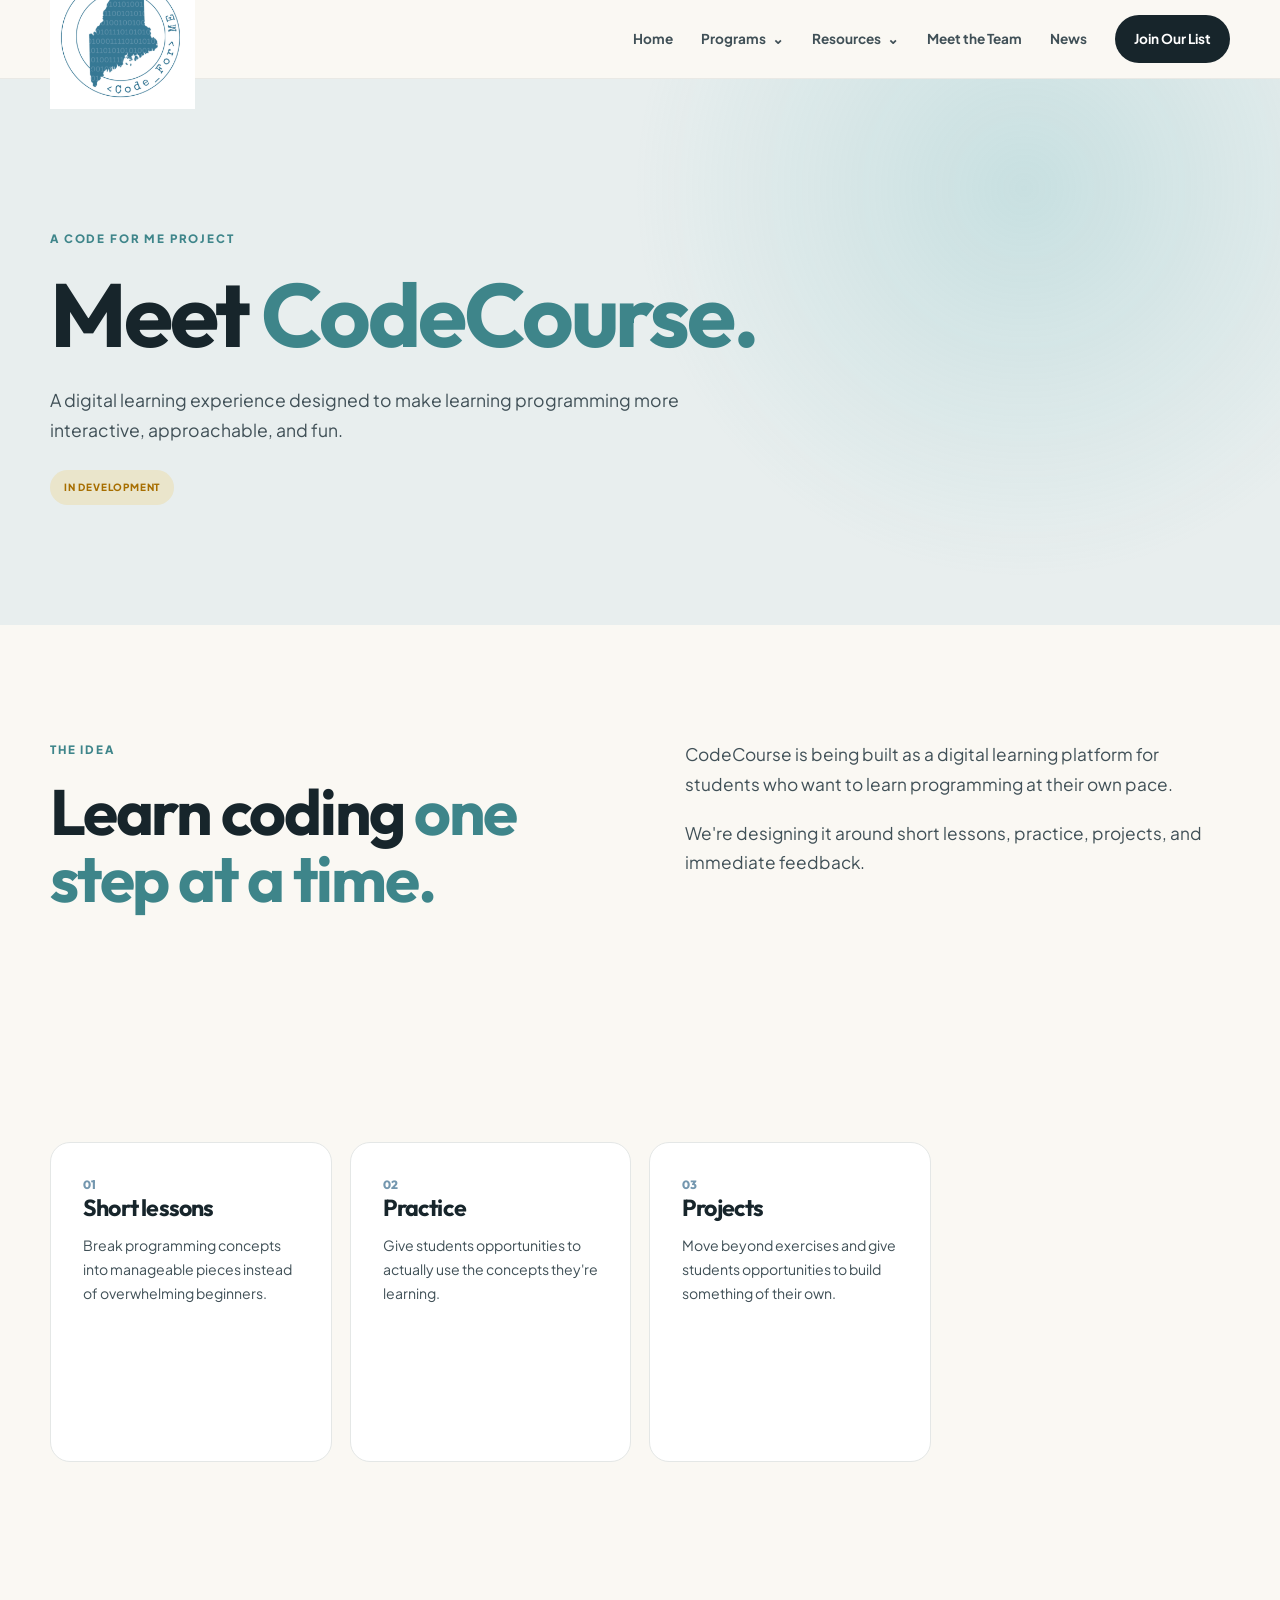
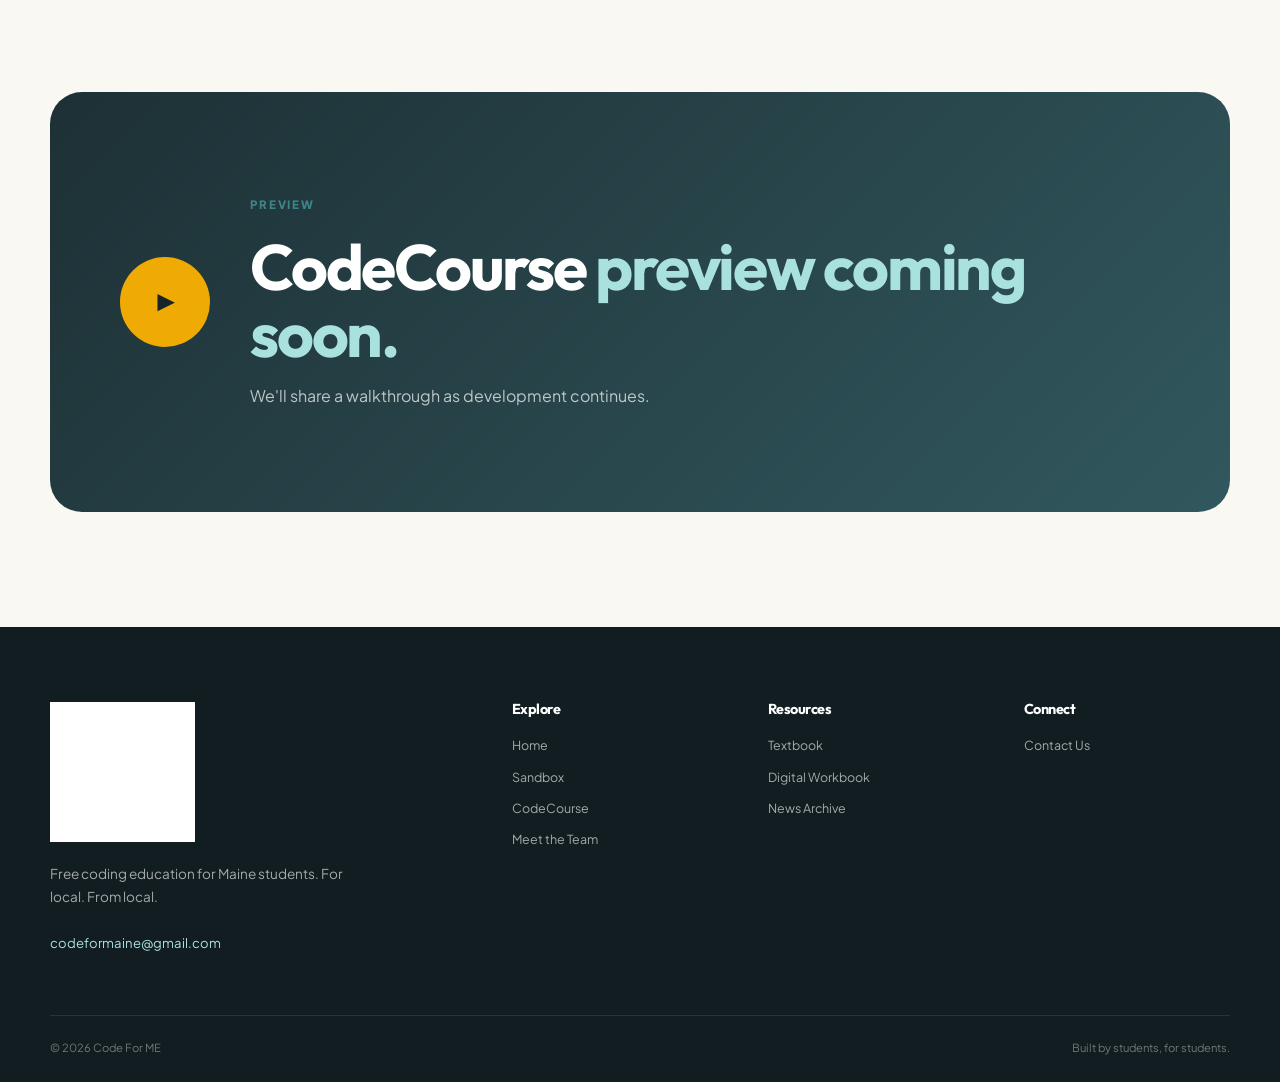
<file: codecourse.html>
<!DOCTYPE html>
<html lang="en">
<head>

  <meta charset="UTF-8">
  <meta name="viewport" content="width=device-width, initial-scale=1.0">

  <title>CodeCourse | Code For ME</title>

  <link rel="icon" type="image/png" href="assets/favicon.png">

  <link rel="preconnect" href="https://fonts.googleapis.com">
  <link rel="preconnect" href="https://fonts.gstatic.com" crossorigin">

  <link href="https://fonts.googleapis.com/css2?family=Outfit:wght@500;600;700;800&family=Plus+Jakarta+Sans:wght@400;500;600;700&display=swap" rel="stylesheet">

  <link rel="stylesheet" href="styles.css">

</head>

<body>

<header class="site-header">

  <div class="nav-container">

    <a href="index.html" class="brand">
      <img src="assets/logo.png" alt="Code For ME">
    </a>

    <button class="menu-toggle" aria-label="Open navigation" aria-expanded="false">
      <span></span>
      <span></span>
      <span></span>
    </button>

    <nav class="main-nav">

      <a href="index.html">Home</a>

      <div class="nav-dropdown">

        <button class="nav-dropdown-button">
          Programs <span>⌄</span>
        </button>

        <div class="dropdown-menu">
          <a href="sandbox.html">Sandbox</a>
          <a href="codecourse.html">CodeCourse</a>
        </div>

      </div>

      <div class="nav-dropdown">

        <button class="nav-dropdown-button">
          Resources <span>⌄</span>
        </button>

        <div class="dropdown-menu">
          <a href="textbook.html">Textbook</a>
          <a href="workbook.html">Digital Workbook</a>
        </div>

      </div>

      <a href="meet-the-team.html">Meet the Team</a>
      <a href="news.html">News</a>

      <a href="index.html#newsletter" class="nav-cta">
        Join Our List
      </a>

    </nav>

  </div>

</header>


<main>

  <section class="page-hero codecourse-page-hero">

    <div class="container">

      <div class="eyebrow">A CODE FOR ME PROJECT</div>

      <h1>
        Meet
        <span>CodeCourse.</span>
      </h1>

      <p>
        A digital learning experience designed to make learning
        programming more interactive, approachable, and fun.
      </p>

      <div class="coming-badge large">
        IN DEVELOPMENT
      </div>

    </div>

  </section>


  <section class="section">

    <div class="container">

      <div class="two-column">

        <div>

          <div class="eyebrow">THE IDEA</div>

          <h2>
            Learn coding
            <span>one step at a time.</span>
          </h2>

        </div>

        <div class="large-text">

          <p>
            CodeCourse is being built as a digital learning platform
            for students who want to learn programming at their own pace.
          </p>

          <p>
            We're designing it around short lessons, practice,
            projects, and immediate feedback.
          </p>

        </div>

      </div>

    </div>

  </section>


  <section class="section">

    <div class="container">

      <div class="resource-grid">

        <div class="resource-card">

          <div class="card-number">01</div>

          <h3>Short lessons</h3>

          <p>
            Break programming concepts into manageable pieces
            instead of overwhelming beginners.
          </p>

        </div>

        <div class="resource-card">

          <div class="card-number">02</div>

          <h3>Practice</h3>

          <p>
            Give students opportunities to actually use the
            concepts they're learning.
          </p>

        </div>

        <div class="resource-card">

          <div class="card-number">03</div>

          <h3>Projects</h3>

          <p>
            Move beyond exercises and give students opportunities
            to build something of their own.
          </p>

        </div>

      </div>

    </div>

  </section>


  <section class="section">

    <div class="container">

      <div class="video-placeholder">

        <div class="play-button">▶</div>

        <div>

          <div class="eyebrow">
            PREVIEW
          </div>

          <h2>
            CodeCourse
            <span>preview coming soon.</span>
          </h2>

          <p>
            We'll share a walkthrough as development continues.
          </p>

        </div>

      </div>

    </div>

  </section>

</main>


<footer class="site-footer">

  <div class="container footer-grid">

    <div class="footer-brand">
      <img src="assets/logo.png" alt="Code For ME">

      <p>
        Free coding education for Maine students.
        For local. From local.
      </p>

      <a href="mailto:codeformaine@gmail.com">
        codeformaine@gmail.com
      </a>
    </div>

    <div class="footer-column">
      <h4>Explore</h4>
      <a href="index.html">Home</a>
      <a href="sandbox.html">Sandbox</a>
      <a href="codecourse.html">CodeCourse</a>
      <a href="meet-the-team.html">Meet the Team</a>
    </div>

    <div class="footer-column">
      <h4>Resources</h4>
      <a href="textbook.html">Textbook</a>
      <a href="workbook.html">Digital Workbook</a>
      <a href="news.html">News Archive</a>
    </div>

    <div class="footer-column">
      <h4>Connect</h4>
      <a href="mailto:codeformaine@gmail.com">Contact Us</a>
    </div>

  </div>

  <div class="container footer-bottom">
    <span>© 2026 Code For ME</span>
    <span>Built by students, for students.</span>
  </div>

</footer>

<script src="site.js"></script>

</body>
</html>
</file>
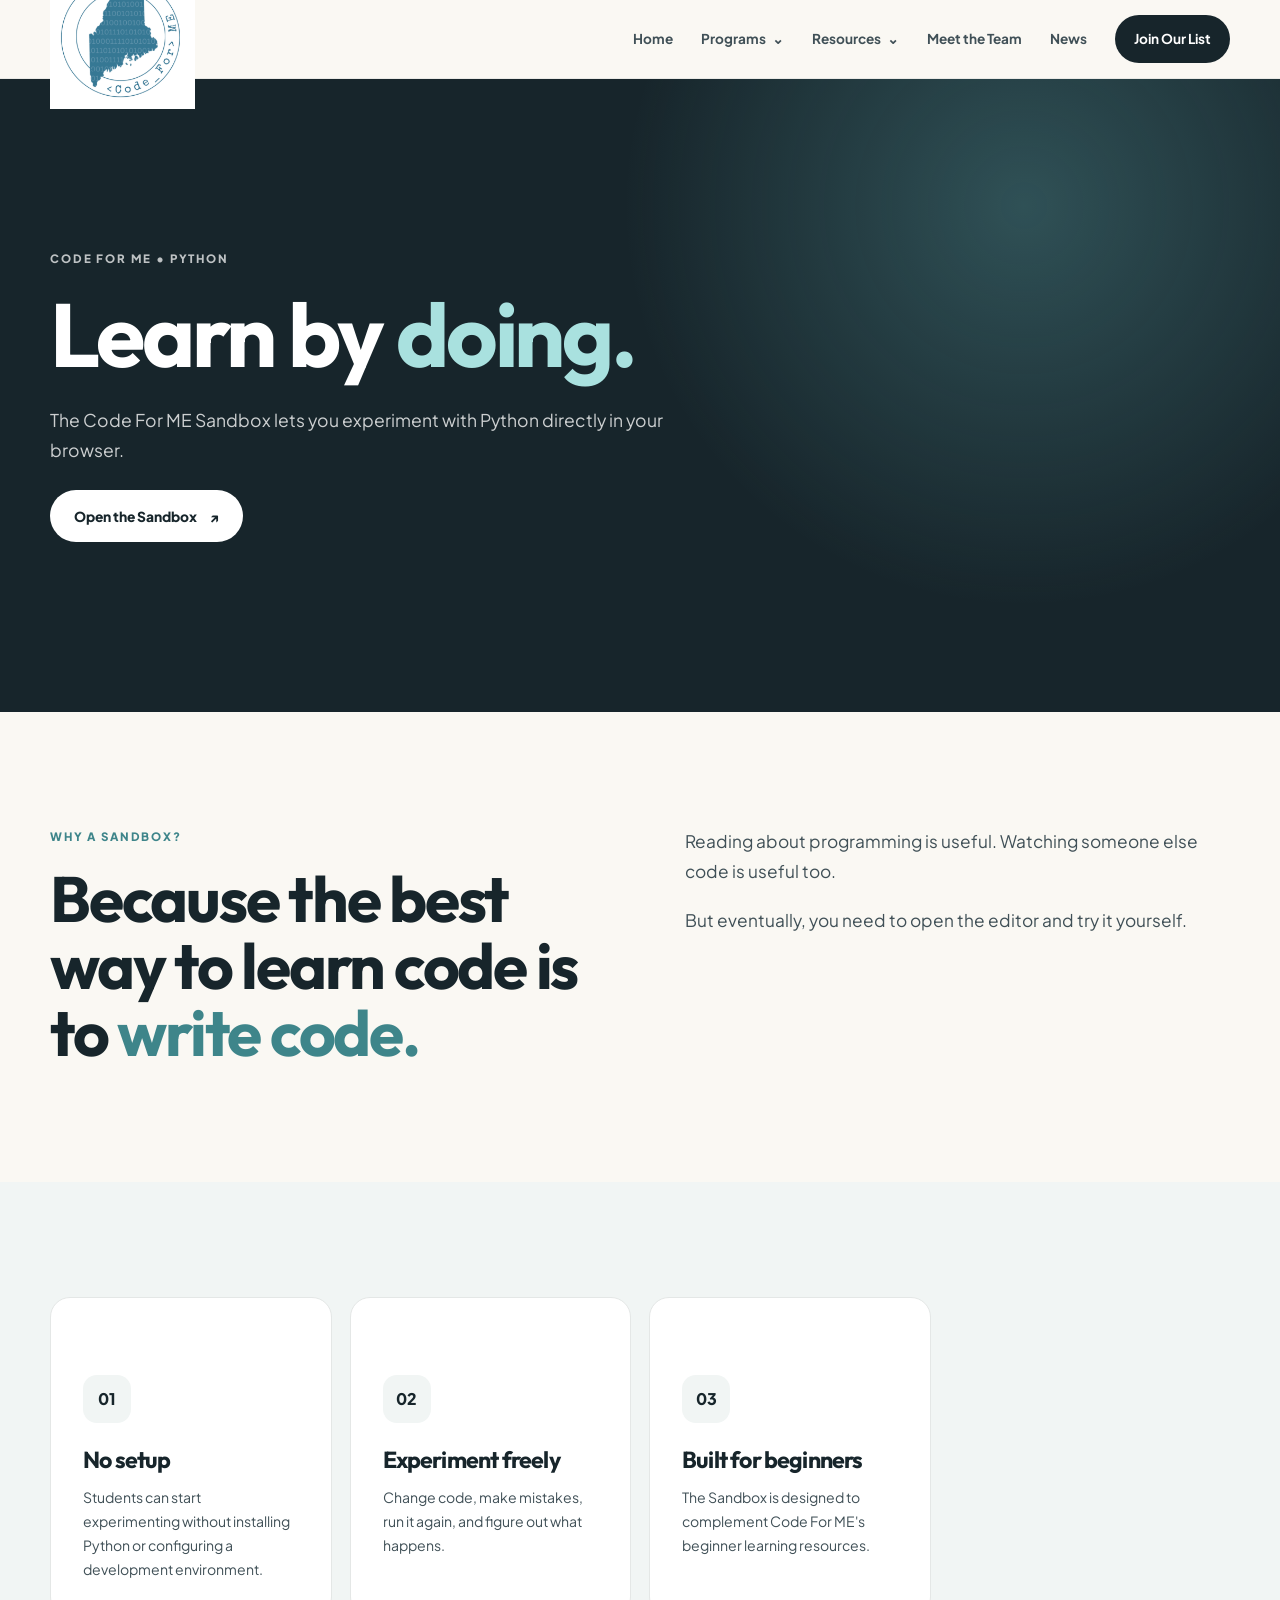
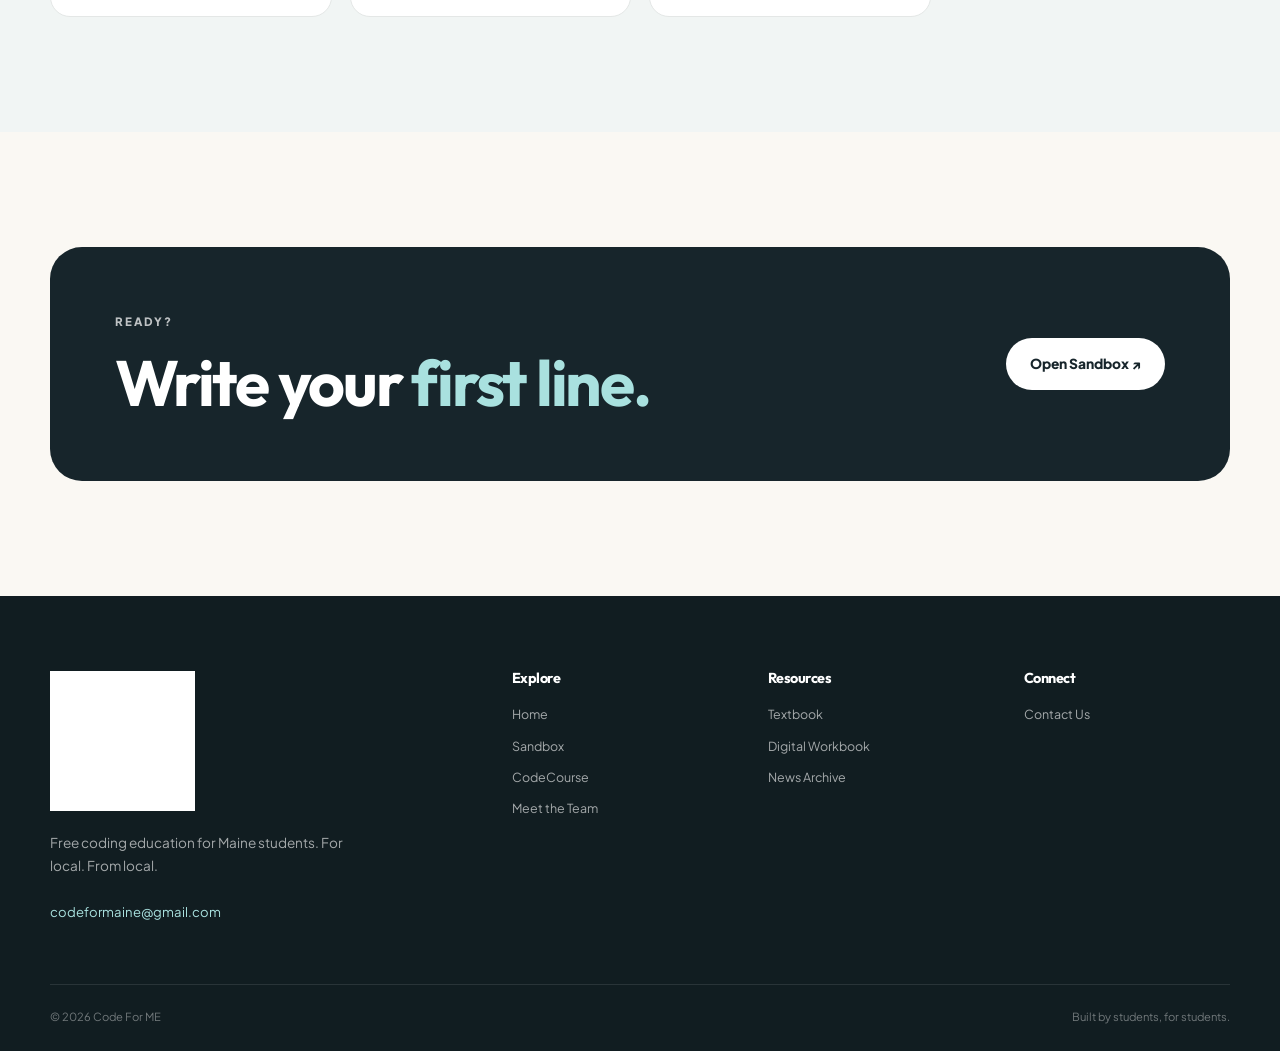
<file: sandbox.html>
<!DOCTYPE html>
<html lang="en">
<head>

  <meta charset="UTF-8">
  <meta name="viewport" content="width=device-width, initial-scale=1.0">

  <title>Python Sandbox | Code For ME</title>

  <link rel="icon" type="image/png" href="assets/favicon.png">

  <link rel="preconnect" href="https://fonts.googleapis.com">
  <link rel="preconnect" href="https://fonts.gstatic.com" crossorigin">

  <link href="https://fonts.googleapis.com/css2?family=Outfit:wght@500;600;700;800&family=Plus+Jakarta+Sans:wght@400;500;600;700&display=swap" rel="stylesheet">

  <link rel="stylesheet" href="styles.css">

</head>

<body>

<header class="site-header">

  <div class="nav-container">

    <a href="index.html" class="brand">
      <img src="assets/logo.png" alt="Code For ME">
    </a>

    <button class="menu-toggle" aria-label="Open navigation" aria-expanded="false">
      <span></span>
      <span></span>
      <span></span>
    </button>

    <nav class="main-nav">

      <a href="index.html">Home</a>

      <div class="nav-dropdown">

        <button class="nav-dropdown-button">
          Programs <span>⌄</span>
        </button>

        <div class="dropdown-menu">
          <a href="sandbox.html">Sandbox</a>
          <a href="codecourse.html">CodeCourse</a>
        </div>

      </div>

      <div class="nav-dropdown">

        <button class="nav-dropdown-button">
          Resources <span>⌄</span>
        </button>

        <div class="dropdown-menu">
          <a href="textbook.html">Textbook</a>
          <a href="workbook.html">Digital Workbook</a>
        </div>

      </div>

      <a href="meet-the-team.html">Meet the Team</a>
      <a href="news.html">News</a>

      <a href="index.html#newsletter" class="nav-cta">
        Join Our List
      </a>

    </nav>

  </div>

</header>


<main>

  <section class="sandbox-hero">

    <div class="container">

      <div class="eyebrow light">
        CODE FOR ME • PYTHON
      </div>

      <h1>
        Learn by
        <span>doing.</span>
      </h1>

      <p>
        The Code For ME Sandbox lets you experiment with Python
        directly in your browser.
      </p>

      <a
        href="https://hsteenstra.github.io/sandbox/"
        target="_blank"
        rel="noopener"
        class="button button-light"
      >
        Open the Sandbox
        <span>↗</span>
      </a>

    </div>

  </section>


  <section class="section">

    <div class="container">

      <div class="two-column">

        <div>

          <div class="eyebrow">WHY A SANDBOX?</div>

          <h2>
            Because the best way to learn code is to
            <span>write code.</span>
          </h2>

        </div>

        <div class="large-text">

          <p>
            Reading about programming is useful. Watching someone
            else code is useful too.
          </p>

          <p>
            But eventually, you need to open the editor and try it
            yourself.
          </p>

        </div>

      </div>

    </div>

  </section>


  <section class="section sandbox-benefits">

    <div class="container">

      <div class="resource-grid">

        <div class="resource-card">

          <div class="resource-icon">01</div>

          <h3>No setup</h3>

          <p>
            Students can start experimenting without installing
            Python or configuring a development environment.
          </p>

        </div>

        <div class="resource-card">

          <div class="resource-icon">02</div>

          <h3>Experiment freely</h3>

          <p>
            Change code, make mistakes, run it again, and figure
            out what happens.
          </p>

        </div>

        <div class="resource-card">

          <div class="resource-icon">03</div>

          <h3>Built for beginners</h3>

          <p>
            The Sandbox is designed to complement Code For ME's
            beginner learning resources.
          </p>

        </div>

      </div>

    </div>

  </section>


  <section class="section sandbox-callout">

    <div class="container">

      <div class="dark-callout">

        <div>

          <div class="eyebrow light">
            READY?
          </div>

          <h2>
            Write your
            <span>first line.</span>
          </h2>

        </div>

        <a
          href="https://hsteenstra.github.io/sandbox/"
          target="_blank"
          rel="noopener"
          class="button button-light"
        >
          Open Sandbox ↗
        </a>

      </div>

    </div>

  </section>

</main>


<footer class="site-footer">

  <div class="container footer-grid">

    <div class="footer-brand">

      <img src="assets/logo.png" alt="Code For ME">

      <p>
        Free coding education for Maine students.
        For local. From local.
      </p>

      <a href="mailto:codeformaine@gmail.com">
        codeformaine@gmail.com
      </a>

    </div>

    <div class="footer-column">
      <h4>Explore</h4>
      <a href="index.html">Home</a>
      <a href="sandbox.html">Sandbox</a>
      <a href="codecourse.html">CodeCourse</a>
      <a href="meet-the-team.html">Meet the Team</a>
    </div>

    <div class="footer-column">
      <h4>Resources</h4>
      <a href="textbook.html">Textbook</a>
      <a href="workbook.html">Digital Workbook</a>
      <a href="news.html">News Archive</a>
    </div>

    <div class="footer-column">
      <h4>Connect</h4>
      <a href="mailto:codeformaine@gmail.com">Contact Us</a>
    </div>

  </div>

  <div class="container footer-bottom">
    <span>© 2026 Code For ME</span>
    <span>Built by students, for students.</span>
  </div>

</footer>

<script src="site.js"></script>

</body>
</html>
</file>
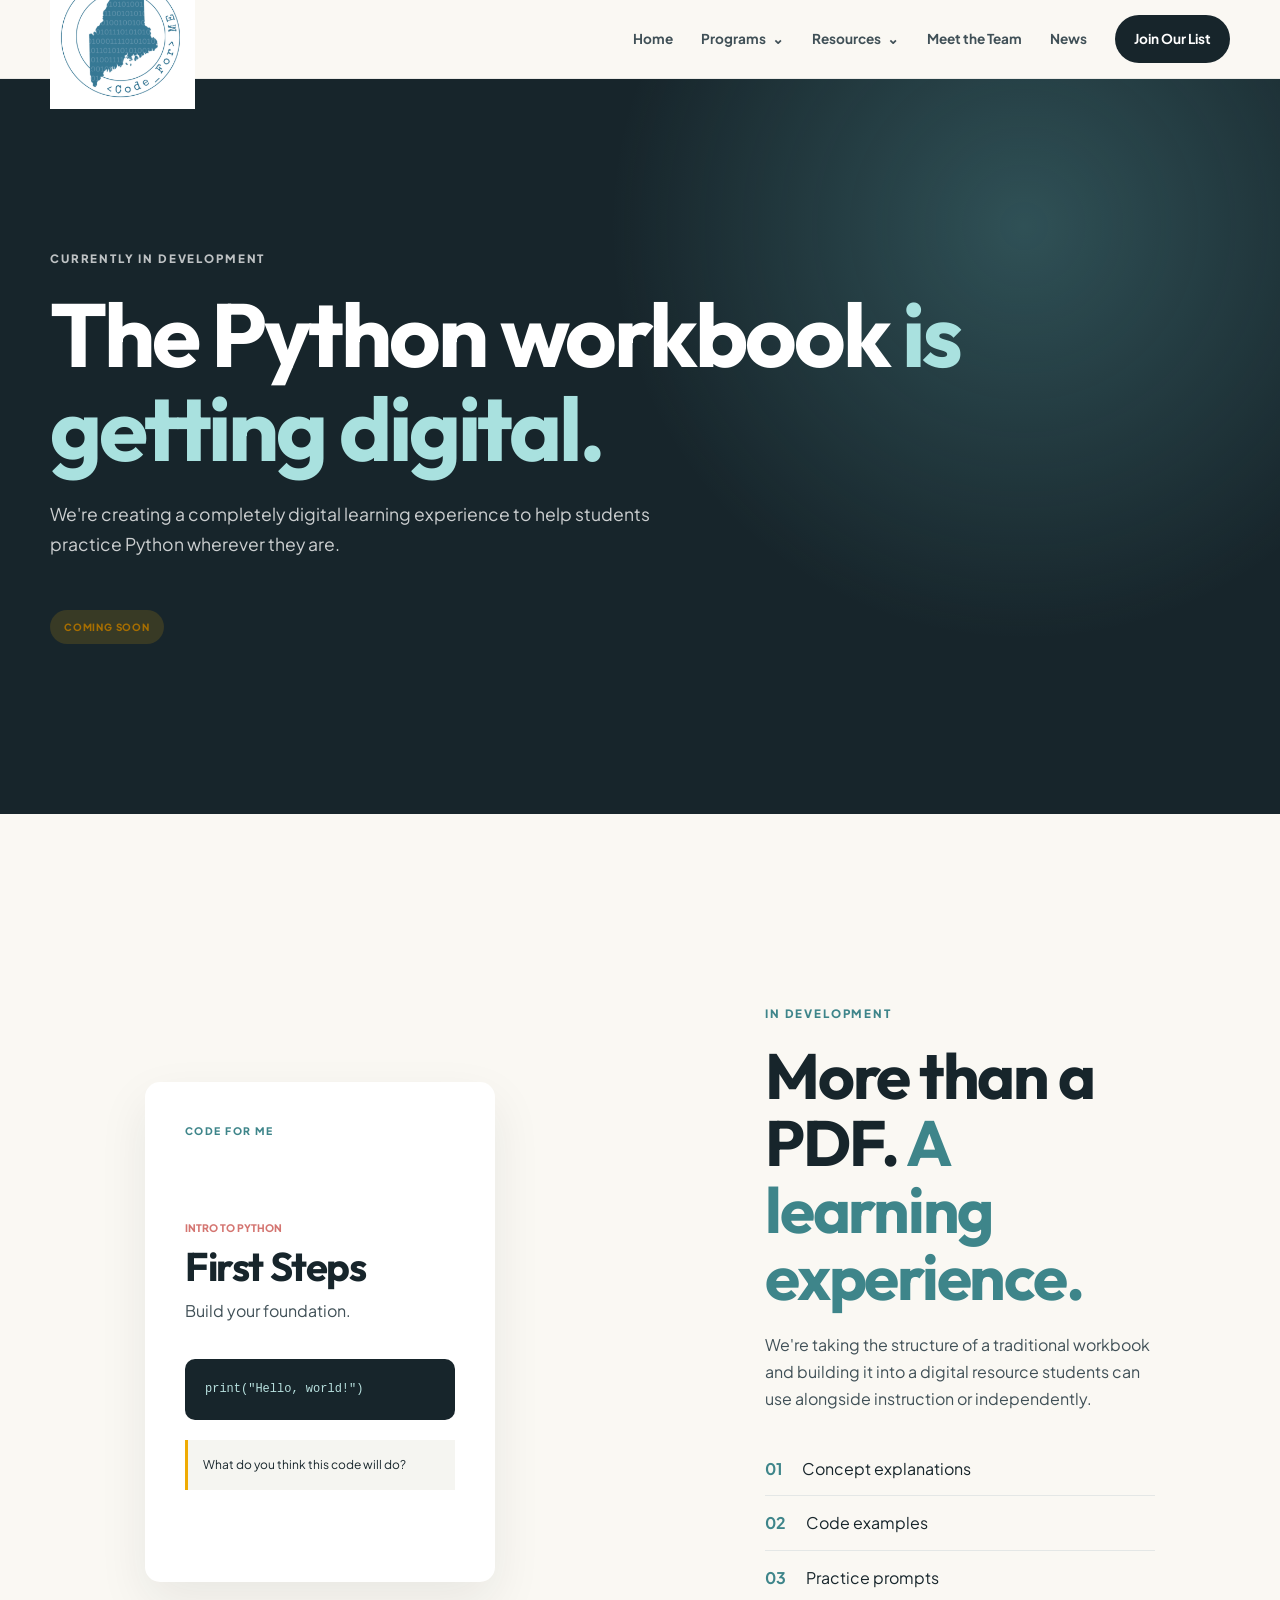
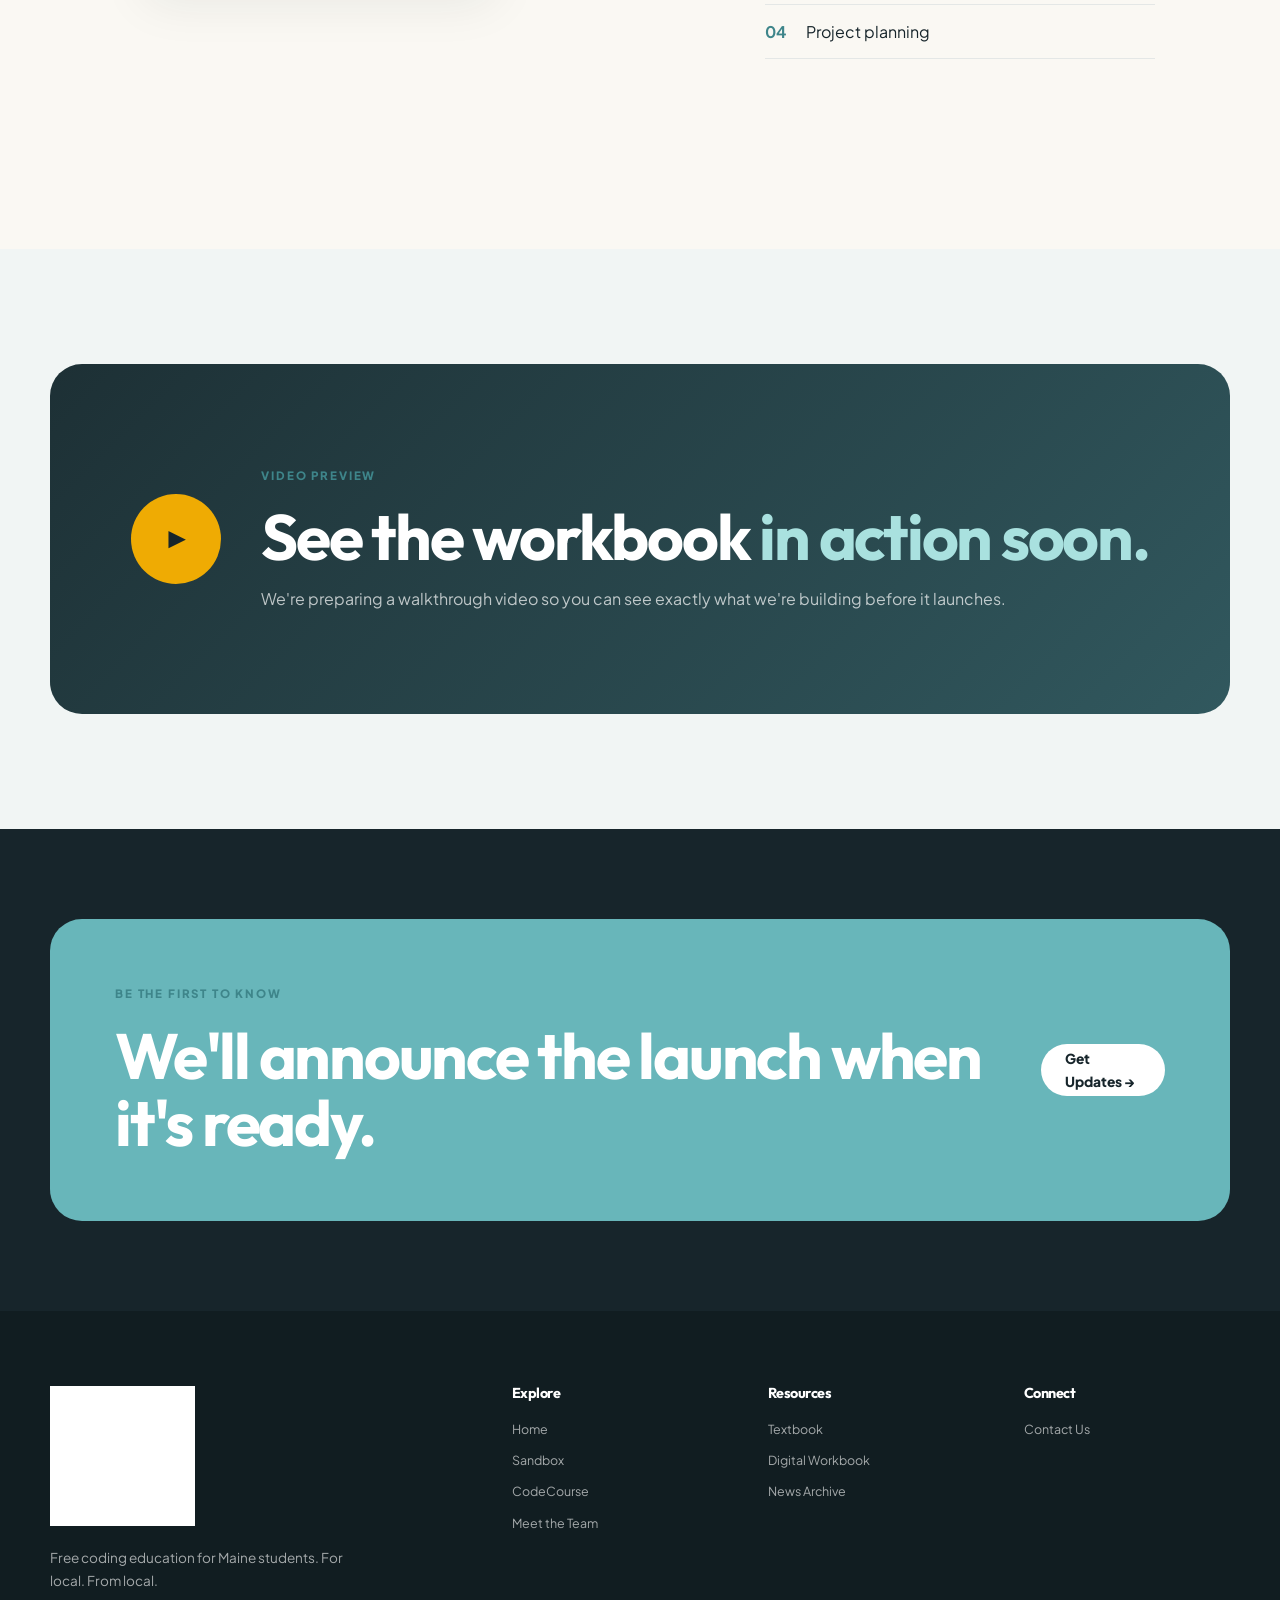
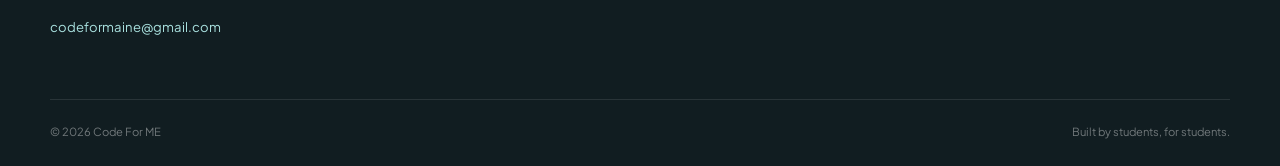
<file: workbook.html>
<!DOCTYPE html>
<html lang="en">
<head>

  <meta charset="UTF-8">
  <meta name="viewport" content="width=device-width, initial-scale=1.0">

  <title>Digital Workbook | Code For ME</title>

  <link rel="icon" type="image/png" href="assets/favicon.png">

  <link rel="preconnect" href="https://fonts.googleapis.com">
  <link rel="preconnect" href="https://fonts.gstatic.com" crossorigin">

  <link href="https://fonts.googleapis.com/css2?family=Outfit:wght@500;600;700;800&family=Plus+Jakarta+Sans:wght@400;500;600;700&display=swap" rel="stylesheet">

  <link rel="stylesheet" href="styles.css">

</head>

<body>

<header class="site-header">

  <div class="nav-container">

    <a href="index.html" class="brand">
      <img src="assets/logo.png" alt="Code For ME">
    </a>

    <button class="menu-toggle" aria-label="Open navigation" aria-expanded="false">
      <span></span>
      <span></span>
      <span></span>
    </button>

    <nav class="main-nav">

      <a href="index.html">Home</a>

      <div class="nav-dropdown">

        <button class="nav-dropdown-button">
          Programs <span>⌄</span>
        </button>

        <div class="dropdown-menu">
          <a href="sandbox.html">Sandbox</a>
          <a href="codecourse.html">CodeCourse</a>
        </div>

      </div>

      <div class="nav-dropdown">

        <button class="nav-dropdown-button">
          Resources <span>⌄</span>
        </button>

        <div class="dropdown-menu">
          <a href="textbook.html">Textbook</a>
          <a href="workbook.html" class="active">Digital Workbook</a>
        </div>

      </div>

      <a href="meet-the-team.html">Meet the Team</a>
      <a href="news.html">News</a>

      <a href="index.html#newsletter" class="nav-cta">
        Join Our List
      </a>

    </nav>

  </div>

</header>


<main>

  <section class="workbook-hero">

    <div class="container">

      <div class="eyebrow light">
        CURRENTLY IN DEVELOPMENT
      </div>

      <h1>
        The Python workbook
        <span>is getting digital.</span>
      </h1>

      <p>
        We're creating a completely digital learning experience
        to help students practice Python wherever they are.
      </p>

      <div class="coming-badge large">
        COMING SOON
      </div>

    </div>

  </section>


  <section class="section">

    <div class="container workbook-product-grid">

      <div class="workbook-showcase">

        <div class="digital-page">

          <div class="digital-header">
            CODE FOR ME
          </div>

          <div class="digital-label">
            INTRO TO PYTHON
          </div>

          <h2>
            First Steps
          </h2>

          <p>
            Build your foundation.
          </p>

          <div class="digital-code">
            <span>print</span>(<span>"Hello, world!"</span>)
          </div>

          <div class="digital-question">
            What do you think this code will do?
          </div>

        </div>

      </div>


      <div class="workbook-content">

        <div class="eyebrow">
          IN DEVELOPMENT
        </div>

        <h2>
          More than a PDF.
          <span>A learning experience.</span>
        </h2>

        <p>
          We're taking the structure of a traditional workbook
          and building it into a digital resource students can
          use alongside instruction or independently.
        </p>

        <div class="workbook-features">

          <div>
            <strong>01</strong>
            <span>Concept explanations</span>
          </div>

          <div>
            <strong>02</strong>
            <span>Code examples</span>
          </div>

          <div>
            <strong>03</strong>
            <span>Practice prompts</span>
          </div>

          <div>
            <strong>04</strong>
            <span>Project planning</span>
          </div>

        </div>

      </div>

    </div>

  </section>


  <section class="section soft-section">

    <div class="container">

      <div class="video-placeholder workbook-video">

        <div class="play-button">
          ▶
        </div>

        <div>

          <div class="eyebrow">
            VIDEO PREVIEW
          </div>

          <h2>
            See the workbook
            <span>in action soon.</span>
          </h2>

          <p>
            We're preparing a walkthrough video so you can see
            exactly what we're building before it launches.
          </p>

        </div>

      </div>

    </div>

  </section>


  <section class="newsletter-section">

    <div class="container">

      <div class="newsletter-card">

        <div>

          <div class="eyebrow">
            BE THE FIRST TO KNOW
          </div>

          <h2>
            We'll announce the launch
            <span>when it's ready.</span>
          </h2>

        </div>

        <a
          href="mailto:codeformaine@gmail.com?subject=Digital Workbook Updates"
          class="button button-light"
        >
          Get Updates →
        </a>

      </div>

    </div>

  </section>

</main>


<footer class="site-footer">

  <div class="container footer-grid">

    <div class="footer-brand">

      <img src="assets/logo.png" alt="Code For ME">

      <p>
        Free coding education for Maine students.
        For local. From local.
      </p>

      <a href="mailto:codeformaine@gmail.com">
        codeformaine@gmail.com
      </a>

    </div>

    <div class="footer-column">
      <h4>Explore</h4>
      <a href="index.html">Home</a>
      <a href="sandbox.html">Sandbox</a>
      <a href="codecourse.html">CodeCourse</a>
      <a href="meet-the-team.html">Meet the Team</a>
    </div>

    <div class="footer-column">
      <h4>Resources</h4>
      <a href="textbook.html">Textbook</a>
      <a href="workbook.html">Digital Workbook</a>
      <a href="news.html">News Archive</a>
    </div>

    <div class="footer-column">
      <h4>Connect</h4>
      <a href="mailto:codeformaine@gmail.com">Contact Us</a>
    </div>

  </div>

  <div class="container footer-bottom">
    <span>© 2026 Code For ME</span>
    <span>Built by students, for students.</span>
  </div>

</footer>

<script src="site.js"></script>

</body>
</html>
</file>
<file: styles.css>
/* =========================================================
   CODE FOR ME
   MAIN DESIGN SYSTEM
========================================================= */

:root {

  --teal: #68b6ba;
  --teal-dark: #3e858a;

  --rose: #d47571;
  --gold: #efab03;
  --slate: #7497af;

  --ink: #17252b;
  --ink-soft: #405057;

  --cream: #faf8f3;
  --white: #ffffff;

  --line: #e4e7e6;
  --soft: #f1f5f4;

  --radius-small: 12px;
  --radius: 20px;
  --radius-large: 32px;

  --shadow:
    0 20px 50px rgba(23, 37, 43, 0.08);

  --container: 1180px;

}


/* =========================================================
   RESET
========================================================= */

* {
  box-sizing: border-box;
  margin: 0;
  padding: 0;
}

html {
  scroll-behavior: smooth;
}

body {
  font-family: "Plus Jakarta Sans", sans-serif;
  color: var(--ink);
  background: var(--cream);
  line-height: 1.7;
}

img {
  max-width: 100%;
  display: block;
}

a {
  color: inherit;
  text-decoration: none;
}

button {
  font: inherit;
}

.container {
  width: min(var(--container), calc(100% - 40px));
  margin-inline: auto;
}


/* =========================================================
   ACCESSIBILITY
========================================================= */

.skip-link {
  position: fixed;
  left: 20px;
  top: -100px;
  z-index: 9999;
  background: var(--ink);
  color: white;
  padding: 12px 18px;
  border-radius: 8px;
}

.skip-link:focus {
  top: 20px;
}


/* =========================================================
   TYPOGRAPHY
========================================================= */

h1,
h2,
h3,
h4 {
  font-family: "Outfit", sans-serif;
  line-height: 1.05;
  letter-spacing: -0.035em;
}

h1 {
  font-size: clamp(3.2rem, 7vw, 6.5rem);
}

h2 {
  font-size: clamp(2.4rem, 5vw, 4.3rem);
}

h3 {
  font-size: 1.45rem;
}

h2 span,
h1 span {
  color: var(--teal-dark);
}

p {
  color: var(--ink-soft);
}

.eyebrow {
  color: var(--teal-dark);
  font-size: .72rem;
  font-weight: 800;
  letter-spacing: .16em;
  margin-bottom: 18px;
}

.eyebrow.light {
  color: rgba(255,255,255,.72);
}


/* =========================================================
   HEADER
========================================================= */

.site-header {
  position: sticky;
  top: 0;
  z-index: 1000;
  background: rgba(250,248,243,.94);
  backdrop-filter: blur(18px);
  border-bottom: 1px solid rgba(23,37,43,.07);
}

.nav-container {
  width: min(var(--container), calc(100% - 40px));
  height: 78px;
  margin: auto;

  display: flex;
  align-items: center;
  justify-content: space-between;
}

.brand img {
  width: 145px;
}

.main-nav {
  display: flex;
  align-items: center;
  gap: 28px;
}

.main-nav > a,
.nav-dropdown-button {
  font-size: .85rem;
  font-weight: 700;
  color: var(--ink-soft);
  transition: .2s ease;
}

.main-nav > a:hover,
.nav-dropdown-button:hover,
.main-nav > a.active {
  color: var(--ink);
}

.nav-dropdown {
  position: relative;
}

.nav-dropdown-button {
  border: 0;
  background: transparent;
  cursor: pointer;

  display: flex;
  gap: 6px;
  align-items: center;
}

.dropdown-menu {
  position: absolute;
  top: calc(100% + 15px);
  left: -15px;

  min-width: 190px;
  padding: 10px;

  background: white;
  border: 1px solid var(--line);
  border-radius: 14px;
  box-shadow: var(--shadow);

  opacity: 0;
  visibility: hidden;
  transform: translateY(-6px);

  transition: .2s ease;
}

.nav-dropdown:hover .dropdown-menu {
  opacity: 1;
  visibility: visible;
  transform: translateY(0);
}

.dropdown-menu a {
  display: block;
  padding: 10px 12px;
  border-radius: 9px;
  font-size: .85rem;
  font-weight: 600;
}

.dropdown-menu a:hover {
  background: var(--soft);
}

.nav-cta {
  background: var(--ink) !important;
  color: white !important;

  padding: 12px 19px;
  border-radius: 100px;
}

.nav-cta:hover {
  background: var(--teal-dark) !important;
}

.menu-toggle {
  display: none;
  background: none;
  border: 0;
}


/* =========================================================
   BUTTONS
========================================================= */

.button {
  display: inline-flex;
  align-items: center;
  justify-content: center;
  gap: 12px;

  min-height: 52px;
  padding: 0 23px;

  border-radius: 100px;
  border: 1px solid transparent;

  font-size: .86rem;
  font-weight: 800;

  transition:
    transform .2s ease,
    background .2s ease,
    box-shadow .2s ease;
}

.button:hover {
  transform: translateY(-2px);
}

.button-primary {
  background: var(--gold);
  color: var(--ink);
}

.button-dark {
  background: var(--ink);
  color: white;
}

.button-dark:hover {
  background: var(--teal-dark);
}

.button-light {
  background: white;
  color: var(--ink);
}

.text-link {
  color: var(--teal-dark);
  font-weight: 800;
  font-size: .9rem;
}


/* =========================================================
   HERO
========================================================= */

.hero {
  position: relative;
  min-height: 780px;

  display: flex;
  align-items: center;

  overflow: hidden;
  color: white;
  background: var(--ink);
}

.hero-background {
  position: absolute;
  inset: 0;

  background:
    linear-gradient(
      90deg,
      rgba(13,28,34,.92),
      rgba(13,28,34,.58),
      rgba(13,28,34,.22)
    ),
    url("assets/gallery/hero.jpg")
    center / cover no-repeat;
}

.hero-content {
  position: relative;
  z-index: 2;
  padding-top: 80px;
  padding-bottom: 80px;
}

.hero h1 {
  max-width: 950px;
}

.hero h1 span {
  color: #a9e1df;
}

.hero p {
  max-width: 640px;
  margin-top: 28px;

  color: rgba(255,255,255,.82);
  font-size: 1.15rem;
}

.hero-buttons {
  display: flex;
  gap: 12px;
  margin-top: 35px;
  flex-wrap: wrap;
}

.hero-stats {
  display: flex;
  gap: 55px;
  margin-top: 70px;
}

.hero-stats div {
  display: flex;
  flex-direction: column;
}

.hero-stats strong {
  font-family: "Outfit", sans-serif;
  font-size: 2rem;
}

.hero-stats span {
  color: rgba(255,255,255,.63);
  font-size: .75rem;
}


/* =========================================================
   GENERAL SECTIONS
========================================================= */

.section {
  padding: 115px 0;
}

.intro-section {
  background: white;
}

.two-column {
  display: grid;
  grid-template-columns: 1fr 1fr;
  gap: 90px;
  align-items: start;
}

.large-text {
  font-size: 1.08rem;
}

.large-text p + p {
  margin-top: 20px;
}

.section-heading {
  max-width: 720px;
  margin-bottom: 55px;
}

.section-heading.centered {
  text-align: center;
  margin-inline: auto;
}

.section-heading p {
  max-width: 620px;
  margin-top: 20px;
  margin-inline: auto;
}


/* =========================================================
   SANDBOX FEATURE
========================================================= */

.sandbox-feature {
  background: var(--soft);
}

.feature-panel {
  display: grid;
  grid-template-columns: 1fr 1fr;

  overflow: hidden;

  border-radius: var(--radius-large);
  background: var(--teal);
  box-shadow: var(--shadow);
}

.feature-content {
  padding: 75px;
}

.feature-content h2 span {
  color: white;
}

.feature-content p {
  margin: 25px 0;
  color: rgba(255,255,255,.86);
}

.feature-list {
  margin: 30px 0;
  color: white;
  font-size: .9rem;
}

.feature-list div {
  margin: 12px 0;
}

.check {
  margin-right: 8px;
  font-weight: 800;
}

.sandbox-visual {
  min-height: 480px;

  display: flex;
  align-items: center;
  justify-content: center;

  padding: 50px;

  background: #24454b;
}

.code-window {
  width: min(100%, 450px);
  background: #101b1f;
  border-radius: 16px;
  overflow: hidden;

  box-shadow: 0 30px 60px rgba(0,0,0,.25);
}

.window-top {
  display: flex;
  gap: 7px;
  padding: 15px;
  background: #17262b;
}

.window-top span {
  width: 9px;
  height: 9px;
  border-radius: 50%;
  background: #6f8589;
}

.code-line {
  padding: 5px 25px;
  color: white;
  font-family: monospace;
  font-size: .9rem;
}

.code-line:first-of-type {
  padding-top: 35px;
}

.code-output {
  margin: 25px;
  padding: 15px;
  border-radius: 9px;
  background: #1c3136;
  color: #a9e1df;
  font-family: monospace;
}

.purple {
  color: #caa8ff;
}

.orange {
  color: #f3bd73;
}


/* =========================================================
   RESOURCE CARDS
========================================================= */

.resource-grid {
  display: grid;
  grid-template-columns: repeat(4, 1fr);
  gap: 18px;
}

.resource-card {
  position: relative;

  min-height: 320px;
  padding: 32px;

  background: white;
  border: 1px solid var(--line);
  border-radius: var(--radius);

  transition: .25s ease;
}

.resource-card:hover {
  transform: translateY(-6px);
  box-shadow: var(--shadow);
}

.featured-card {
  background: var(--teal);
  color: white;
}

.featured-card p,
.featured-card .card-link {
  color: rgba(255,255,255,.82);
}

.card-number {
  font-family: "Outfit", sans-serif;
  color: var(--slate);
  font-size: .75rem;
  font-weight: 800;
}

.resource-icon {
  margin: 45px 0 25px;
  width: 48px;
  height: 48px;

  display: flex;
  align-items: center;
  justify-content: center;

  border-radius: 14px;
  background: var(--soft);

  font-weight: 800;
}

.featured-card .resource-icon {
  background: rgba(255,255,255,.18);
}

.resource-card p {
  margin-top: 14px;
  font-size: .88rem;
}

.card-link {
  display: block;
  margin-top: 28px;

  color: var(--teal-dark);
  font-size: .82rem;
  font-weight: 800;
}

.coming-badge {
  display: inline-block;

  margin-top: 15px;
  padding: 5px 9px;

  border-radius: 100px;

  background: rgba(239,171,3,.15);
  color: #a76e00;

  font-size: .62rem;
  font-weight: 800;
  letter-spacing: .08em;
}

.coming-badge.large {
  margin-top: 25px;
  padding: 9px 14px;
}


/* =========================================================
   WORKBOOK
========================================================= */

.workbook-section {
  background: #eeeae1;
}

.workbook-panel {
  display: grid;
  grid-template-columns: .85fr 1.15fr;

  overflow: hidden;

  background: white;
  border-radius: var(--radius-large);
  box-shadow: var(--shadow);
}

.workbook-preview {
  padding: 70px;

  display: flex;
  align-items: center;
  justify-content: center;

  background: #dfe8e6;
}

.fake-workbook {
  width: 280px;
  min-height: 390px;

  padding: 35px;

  background: white;
  border-radius: 5px 14px 14px 5px;

  box-shadow: 20px 25px 40px rgba(23,37,43,.15);
}

.fake-workbook-top {
  color: var(--teal-dark);
  font-size: .55rem;
  font-weight: 800;
  letter-spacing: .15em;
}

.fake-workbook h3 {
  margin-top: 75px;
  font-size: 2.3rem;
}

.fake-lines {
  margin-top: 25px;
}

.fake-lines span {
  display: block;
  width: 100%;
  height: 6px;

  margin: 8px 0;

  background: #e6ecea;
  border-radius: 10px;
}

.fake-box {
  margin-top: 35px;
  padding: 12px;

  border: 1px dashed var(--teal);
  border-radius: 8px;

  color: var(--teal-dark);
  font-size: .75rem;
  font-weight: 800;
}

.workbook-content {
  padding: 75px;
}

.workbook-content > p {
  margin-top: 20px;
}

.coming-soon-box {
  margin: 30px 0;
  padding: 20px;

  border-left: 4px solid var(--gold);
  background: var(--soft);

  display: flex;
  flex-direction: column;
  gap: 4px;

  font-size: .85rem;
}

.coming-soon-box span {
  color: var(--ink-soft);
}


/* =========================================================
   PRESS
========================================================= */

.press-section {
  background: white;
}

.press-card {
  display: grid;
  grid-template-columns: 1fr 1fr;

  overflow: hidden;

  border-radius: var(--radius-large);
  background: #edf1f1;
}

.press-text {
  padding: 70px;
}

.press-text p {
  margin: 22px 0;
}

.press-image img {
  width: 100%;
  height: 100%;
  object-fit: cover;
}


/* =========================================================
   TEXTBOOK
========================================================= */

.textbook-home {
  background: var(--cream);
}

.textbook-home-grid {
  display: grid;
  grid-template-columns: .8fr 1.2fr;
  gap: 100px;
  align-items: center;
}

.textbook-image {
  display: flex;
  justify-content: center;
}

.textbook-image img {
  max-height: 550px;
  filter: drop-shadow(20px 30px 30px rgba(0,0,0,.15));
}

.textbook-info {
  display: flex;
  flex-direction: column;
  gap: 25px;
}

.mini-feature {
  display: grid;
  grid-template-columns: 45px 1fr;
  gap: 15px;
}

.mini-feature strong {
  color: var(--teal-dark);
}

.mini-feature h3 {
  font-size: 1.05rem;
}

.mini-feature p {
  font-size: .85rem;
}


/* =========================================================
   FOUNDER
========================================================= */

.founder-section {
  background: white;
}

.founder-grid {
  display: grid;
  grid-template-columns: .75fr 1.25fr;
  gap: 100px;
  align-items: center;
}

.founder-image img {
  width: 100%;
  max-width: 440px;
  aspect-ratio: 4 / 5;
  object-fit: cover;

  border-radius: var(--radius-large);
}

.founder-content p {
  max-width: 600px;
  margin-top: 20px;
}


/* =========================================================
   NEWSLETTER
========================================================= */

.newsletter-section {
  padding: 90px 0;
  background: var(--ink);
}

.newsletter-card {
  display: flex;
  align-items: center;
  justify-content: space-between;
  gap: 40px;

  padding: 65px;

  border-radius: var(--radius-large);

  background: var(--teal);
}

.newsletter-card h2 {
  color: white;
}

.newsletter-card h2 span {
  color: white;
}

.newsletter-card p {
  margin-top: 15px;
  color: rgba(255,255,255,.82);
}


/* =========================================================
   GALLERY
========================================================= */

.gallery-section {
  background: var(--cream);
}

.gallery-grid {
  display: grid;
  grid-template-columns: repeat(3, 1fr);
  gap: 14px;
}

.gallery-grid img {
  width: 100%;
  height: 280px;
  object-fit: cover;

  border-radius: 14px;

  transition: .25s ease;
}

.gallery-grid img:hover {
  transform: scale(1.02);
}


/* =========================================================
   PAGE HERO
========================================================= */

.page-hero {
  padding: 150px 0 120px;
  background: #e7efed;
}

.page-hero p {
  max-width: 650px;
  margin-top: 25px;
  font-size: 1.1rem;
}

.codecourse-page-hero {
  background:
    radial-gradient(
      circle at 80% 20%,
      rgba(104,182,186,.25),
      transparent 35%
    ),
    #e8eeee;
}


/* =========================================================
   TEAM
========================================================= */

.team-grid {
  display: grid;
  grid-template-columns: repeat(3, 1fr);
  gap: 25px;
}

.team-card {
  overflow: hidden;

  background: white;
  border: 1px solid var(--line);
  border-radius: var(--radius);

  transition: .25s ease;
}

.team-card:hover {
  transform: translateY(-5px);
  box-shadow: var(--shadow);
}

.team-photo {
  aspect-ratio: 1 / 1;
  background: var(--soft);
}

.team-photo img {
  width: 100%;
  height: 100%;
  object-fit: cover;
}

.team-info {
  padding: 30px;
}

.team-role {
  color: var(--teal-dark);
  font-size: .65rem;
  font-weight: 800;
  letter-spacing: .12em;
}

.team-info h3 {
  margin-top: 7px;
}

.team-info p {
  margin-top: 14px;
  font-size: .86rem;
}

.team-values {
  background: white;
}


/* =========================================================
   NEWS
========================================================= */

.featured-news {
  display: grid;
  grid-template-columns: 1fr 1fr;

  overflow: hidden;

  background: white;
  border-radius: var(--radius-large);

  box-shadow: var(--shadow);
}

.featured-news-image img {
  width: 100%;
  height: 100%;
  min-height: 500px;
  object-fit: cover;
}

.featured-news-content {
  padding: 70px;
  display: flex;
  flex-direction: column;
  justify-content: center;
}

.news-date {
  color: var(--teal-dark);
  font-size: .7rem;
  font-weight: 800;
  letter-spacing: .12em;
}

.featured-news-content h2 {
  margin-top: 15px;
}

.featured-news-content p {
  margin: 25px 0;
}

.news-grid {
  display: grid;
  grid-template-columns: repeat(3, 1fr);
  gap: 22px;
}

.news-card {
  overflow: hidden;

  background: white;
  border: 1px solid var(--line);
  border-radius: var(--radius);

  transition: .25s ease;
}

.news-card:hover {
  transform: translateY(-5px);
  box-shadow: var(--shadow);
}

.news-image {
  height: 230px;
}

.news-image img {
  width: 100%;
  height: 100%;
  object-fit: cover;
}

.news-card-content {
  padding: 28px;
}

.news-card-content h3 {
  margin-top: 10px;
}

.news-card-content p {
  margin: 12px 0 20px;
  font-size: .85rem;
}


/* =========================================================
   SANDBOX PAGE
========================================================= */

.sandbox-hero,
.workbook-hero {
  padding: 170px 0;
  background:
    radial-gradient(
      circle at 80% 20%,
      rgba(104,182,186,.3),
      transparent 35%
    ),
    var(--ink);
  color: white;
}

.sandbox-hero h1 span,
.workbook-hero h1 span {
  color: #a9e1df;
}

.sandbox-hero p,
.workbook-hero p {
  max-width: 650px;
  margin: 25px 0;
  color: rgba(255,255,255,.78);
  font-size: 1.1rem;
}

.sandbox-benefits {
  background: var(--soft);
}

.dark-callout {
  display: flex;
  align-items: center;
  justify-content: space-between;

  padding: 65px;

  border-radius: var(--radius-large);
  background: var(--ink);
  color: white;
}

.dark-callout h2 span {
  color: #a9e1df;
}


/* =========================================================
   VIDEO PLACEHOLDER
========================================================= */

.video-placeholder {
  min-height: 420px;

  padding: 70px;

  display: flex;
  align-items: center;
  justify-content: center;
  gap: 40px;

  border-radius: var(--radius-large);

  background:
    linear-gradient(
      135deg,
      #1d3035,
      #31585e
    );

  color: white;
}

.video-placeholder h2 span {
  color: #a9e1df;
}

.video-placeholder p {
  color: rgba(255,255,255,.7);
  margin-top: 15px;
}

.play-button {
  width: 90px;
  height: 90px;

  flex: 0 0 auto;

  display: flex;
  align-items: center;
  justify-content: center;

  border-radius: 50%;

  background: var(--gold);
  color: var(--ink);

  font-size: 1.4rem;
}


/* =========================================================
   TEXTBOOK PRODUCT
========================================================= */

.textbook-product-grid {
  display: grid;
  grid-template-columns: .9fr 1.1fr;
  gap: 100px;
  align-items: center;
}

.main-book-image {
  padding: 40px;
  background: white;
  border-radius: var(--radius);
}

.main-book-image img {
  max-height: 560px;
  margin: auto;
  filter: drop-shadow(15px 25px 25px rgba(0,0,0,.14));
}

.book-thumbnails {
  display: grid;
  grid-template-columns: repeat(3,1fr);
  gap: 12px;
  margin-top: 15px;
}

.book-thumbnails img {
  height: 120px;
  width: 100%;
  object-fit: cover;
  border-radius: 10px;
}

.product-information h2 span {
  display: block;
}

.product-information > p {
  margin-top: 20px;
}

.product-features {
  margin: 30px 0;
  display: grid;
  grid-template-columns: 1fr 1fr;
  gap: 10px;

  font-size: .85rem;
  font-weight: 700;
}

.price-options {
  display: grid;
  gap: 12px;
}

.price-card {
  display: flex;
  align-items: center;
  justify-content: space-between;

  padding: 20px;

  border: 1px solid var(--line);
  border-radius: 14px;

  background: white;
}

.price-card small {
  display: block;
  color: var(--teal-dark);
  font-size: .6rem;
  font-weight: 800;
  letter-spacing: .1em;
}

.price-card strong {
  display: block;
  margin-top: 3px;
  font-family: "Outfit", sans-serif;
  font-size: 1.2rem;
}

.soft-section {
  background: var(--soft);
}


/* =========================================================
   WORKBOOK PAGE
========================================================= */

.workbook-product-grid {
  display: grid;
  grid-template-columns: 1fr 1fr;
  gap: 100px;
  align-items: center;
}

.workbook-showcase {
  display: flex;
  justify-content: center;
}

.digital-page {
  width: 350px;
  min-height: 500px;

  padding: 40px;

  background: white;
  border-radius: 15px;

  box-shadow: var(--shadow);
}

.digital-header {
  color: var(--teal-dark);
  font-size: .65rem;
  font-weight: 800;
  letter-spacing: .14em;
}

.digital-label {
  margin-top: 80px;
  color: var(--rose);
  font-size: .65rem;
  font-weight: 800;
}

.digital-page h2 {
  margin-top: 8px;
  font-size: 2.5rem;
}

.digital-page > p {
  margin-top: 10px;
}

.digital-code {
  margin-top: 35px;
  padding: 20px;

  border-radius: 10px;
  background: #17252b;

  color: #b8e1df;

  font-family: monospace;
  font-size: .75rem;
}

.digital-question {
  margin-top: 20px;
  padding: 15px;

  border-left: 3px solid var(--gold);

  background: #f5f5f1;

  font-size: .75rem;
}

.workbook-features {
  margin-top: 30px;
}

.workbook-features div {
  display: flex;
  gap: 20px;
  padding: 13px 0;
  border-bottom: 1px solid var(--line);
}

.workbook-features strong {
  color: var(--teal-dark);
}

.workbook-video {
  min-height: 350px;
}


/* =========================================================
   FOOTER
========================================================= */

.site-footer {
  padding: 75px 0 25px;
  background: #111d21;
  color: white;
}

.footer-grid {
  display: grid;
  grid-template-columns: 2fr 1fr 1fr 1fr;
  gap: 50px;
}

.footer-brand img {
  width: 145px;
  filter: brightness(0) invert(1);
}

.footer-brand p {
  max-width: 320px;
  margin: 20px 0;
  color: rgba(255,255,255,.62);
  font-size: .85rem;
}

.footer-brand a {
  color: #a9e1df;
  font-size: .82rem;
}

.footer-column {
  display: flex;
  flex-direction: column;
  gap: 10px;
}

.footer-column h4 {
  margin-bottom: 8px;
  font-size: .9rem;
}

.footer-column a {
  color: rgba(255,255,255,.62);
  font-size: .78rem;
  transition: .2s ease;
}

.footer-column a:hover {
  color: white;
}

.footer-bottom {
  display: flex;
  justify-content: space-between;

  margin-top: 60px;
  padding-top: 22px;

  border-top: 1px solid rgba(255,255,255,.1);

  color: rgba(255,255,255,.4);
  font-size: .7rem;
}


/* =========================================================
   MODAL
========================================================= */

.modal-overlay {
  position: fixed;
  inset: 0;
  z-index: 3000;

  display: none;
  align-items: center;
  justify-content: center;

  padding: 20px;

  background: rgba(10,20,23,.65);
  backdrop-filter: blur(8px);
}

.modal-overlay.active {
  display: flex;
}

.modal-card {
  position: relative;

  width: min(500px, 100%);

  padding: 55px;

  border-radius: var(--radius-large);
  background: white;

  box-shadow: 0 40px 100px rgba(0,0,0,.25);

  animation: modalIn .25s ease;
}

@keyframes modalIn {
  from {
    opacity: 0;
    transform: translateY(15px) scale(.98);
  }

  to {
    opacity: 1;
    transform: translateY(0) scale(1);
  }
}

.modal-close {
  position: absolute;
  top: 18px;
  right: 20px;

  border: 0;
  background: none;

  font-size: 1.7rem;
  cursor: pointer;
}

.popup-tag {
  display: inline-block;

  padding: 6px 10px;

  border-radius: 100px;

  background: rgba(104,182,186,.13);
  color: var(--teal-dark);

  font-size: .65rem;
  font-weight: 800;
  letter-spacing: .1em;
}

.newsletter-popup h2 {
  margin-top: 20px;
}

.newsletter-popup p {
  margin: 20px 0 28px;
}

.popup-dismiss {
  display: block;

  margin: 18px auto 0;

  border: 0;
  background: none;

  color: #788487;

  font-size: .7rem;
  cursor: pointer;
}


/* =========================================================
   RESPONSIVE
========================================================= */

@media (max-width: 1000px) {

  .resource-grid {
    grid-template-columns: repeat(2,1fr);
  }

  .two-column,
  .feature-panel,
  .workbook-panel,
  .press-card,
  .textbook-home-grid,
  .founder-grid,
  .featured-news,
  .textbook-product-grid,
  .workbook-product-grid {
    grid-template-columns: 1fr;
    gap: 50px;
  }

  .team-grid,
  .news-grid {
    grid-template-columns: repeat(2,1fr);
  }

  .footer-grid {
    grid-template-columns: 2fr 1fr 1fr;
  }

  .feature-content,
  .workbook-content,
  .press-text,
  .featured-news-content {
    padding: 55px;
  }

  .sandbox-visual {
    min-height: 350px;
  }

}


@media (max-width: 760px) {

  .container {
    width: min(var(--container), calc(100% - 30px));
  }

  .nav-container {
    height: 68px;
  }

  .brand img {
    width: 125px;
  }

  .menu-toggle {
    display: flex;
    flex-direction: column;
    gap: 5px;
  }

  .menu-toggle span {
    display: block;
    width: 24px;
    height: 2px;
    background: var(--ink);
  }

  .main-nav {
    position: absolute;

    left: 15px;
    right: 15px;
    top: 75px;

    display: none;
    flex-direction: column;
    align-items: stretch;
    gap: 5px;

    padding: 15px;

    border-radius: 18px;
    background: white;
    box-shadow: var(--shadow);
  }

  .main-nav.open {
    display: flex;
  }

  .main-nav > a,
  .nav-dropdown-button {
    padding: 12px;
  }

  .nav-dropdown {
    width: 100%;
  }

  .dropdown-menu {
    position: static;

    display: none;

    opacity: 1;
    visibility: visible;
    transform: none;

    box-shadow: none;
    border: 0;
    padding-left: 15px;
  }

  .nav-dropdown:hover .dropdown-menu {
    display: block;
  }

  .nav-cta {
    text-align: center;
    margin-top: 8px;
  }

  .hero {
    min-height: 680px;
  }

  .hero-content {
    padding-top: 70px;
  }

  .hero-stats {
    gap: 25px;
    flex-wrap: wrap;
    margin-top: 50px;
  }

  .hero-stats strong {
    font-size: 1.5rem;
  }

  .section {
    padding: 75px 0;
  }

  .resource-grid,
  .team-grid,
  .news-grid,
  .gallery-grid {
    grid-template-columns: 1fr;
  }

  .feature-content,
  .workbook-content,
  .press-text,
  .featured-news-content {
    padding: 38px;
  }

  .sandbox-visual {
    padding: 30px;
  }

  .workbook-preview {
    padding: 50px 25px;
  }

  .founder-grid {
    gap: 35px;
  }

  .founder-image img {
    max-width: none;
  }

  .newsletter-card {
    padding: 40px;
    flex-direction: column;
    align-items: flex-start;
  }

  .footer-grid {
    grid-template-columns: 1fr 1fr;
  }

  .footer-bottom {
    flex-direction: column;
    gap: 8px;
  }

  .page-hero,
  .sandbox-hero,
  .workbook-hero {
    padding: 100px 0 80px;
  }

  .dark-callout {
    padding: 40px;
    flex-direction: column;
    align-items: flex-start;
  }

  .video-placeholder {
    padding: 40px 25px;
    flex-direction: column;
    align-items: flex-start;
  }

  .modal-card {
    padding: 40px 28px;
  }

}


@media (prefers-reduced-motion: reduce) {

  *,
  *::before,
  *::after {
    scroll-behavior: auto !important;
    animation-duration: .01ms !important;
    transition-duration: .01ms !important;
  }

}
</file>
